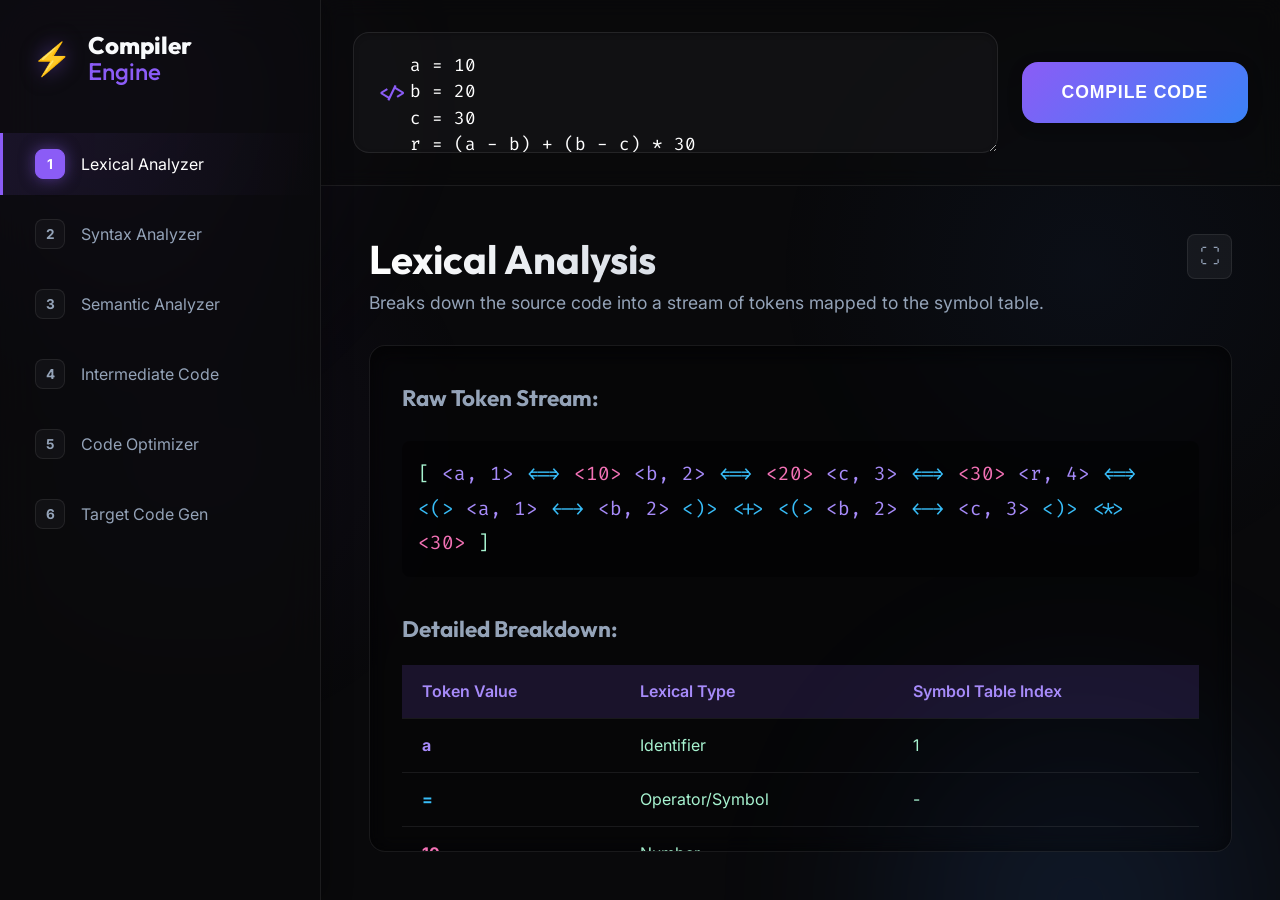
<file: index.html>
<!DOCTYPE html>
<html lang="en">
<head>
    <meta charset="UTF-8">
    <meta name="viewport" content="width=device-width, initial-scale=1.0">
    <title>Advanced Mini Compiler Dashboard</title>
    <link href="https://fonts.googleapis.com/css2?family=Inter:wght@400;600;800&family=Fira+Code:wght@400;600&family=Outfit:wght@500;700&display=swap" rel="stylesheet">
    <link rel="stylesheet" href="style.css">
</head>
<body>
    <div class="background-effects">
        <div class="glow-blob"></div>
        <div class="glow-blob blob-2"></div>
    </div>

    <div class="app-layout">
        <!-- Sidebar Navigation -->
        <nav class="sidebar">
            <div class="logo">
                <span class="logo-icon">⚡</span>
                <h1>Compiler<br><span class="accent">Engine</span></h1>
            </div>
            
            <ul class="nav-list" id="navList">
                <li data-target="view-1" class="active">
                    <div class="nav-indicator">1</div>
                    <span>Lexical Analyzer</span>
                </li>
                <li data-target="view-2">
                    <div class="nav-indicator">2</div>
                    <span>Syntax Analyzer</span>
                </li>
                <li data-target="view-3">
                    <div class="nav-indicator">3</div>
                    <span>Semantic Analyzer</span>
                </li>
                <li data-target="view-4">
                    <div class="nav-indicator">4</div>
                    <span>Intermediate Code</span>
                </li>
                <li data-target="view-5">
                    <div class="nav-indicator">5</div>
                    <span>Code Optimizer</span>
                </li>
                <li data-target="view-6">
                    <div class="nav-indicator">6</div>
                    <span>Target Code Gen</span>
                </li>
            </ul>
        </nav>

        <!-- Main Content Area -->
        <main class="content-area">
            <!-- Top Input Bar -->
            <div class="topbar">
                <div class="input-wrapper">
                    <div class="code-icon">&lt;/&gt;</div>
                    <textarea id="sourceCode" rows="3" spellcheck="false" placeholder="Enter source code here... e.g.
a = 10
b = 20
r = a + b">a = 10
b = 20
c = 30
r = (a - b) + (b - c) * 30</textarea>
                </div>
                <button id="compileBtn" class="btn-primary">
                    <span class="btn-text">Compile Code</span>
                    <span class="btn-glow"></span>
                </button>
            </div>

            <!-- Views Container -->
            <div class="views-container">
                <!-- View 1: Lexical -->
                <div id="view-1" class="phase-view active-view">
                    <div class="view-header">
                        <div class="header-title">
                            <h2>Lexical Analysis</h2>
                            <p>Breaks down the source code into a stream of tokens mapped to the symbol table.</p>
                        </div>
                        <div class="header-controls">
                            <button class="control-btn fullscreen-btn" title="Toggle Fullscreen">⛶</button>
                        </div>
                    </div>
                    <div class="output-box code-font" id="lexicalOut">Waiting for compilation...</div>
                </div>

                <!-- View 2: Syntax -->
                <div id="view-2" class="phase-view">
                    <div class="view-header">
                        <div class="header-title">
                            <h2>Syntax Analysis (AST)</h2>
                            <p>Constructs an Abstract Syntax Tree verifying the grammatical structure.</p>
                        </div>
                        <div class="header-controls">
                            <button class="control-btn zoom-out-btn" title="Zoom Out" data-target="syntaxOut">➖</button>
                            <button class="control-btn zoom-in-btn" title="Zoom In" data-target="syntaxOut">➕</button>
                            <button class="control-btn fullscreen-btn" title="Toggle Fullscreen">⛶</button>
                        </div>
                    </div>
                    <div class="tree-scroll-container">
                        <div class="tree" id="syntaxOut"></div>
                    </div>
                </div>

                <!-- View 3: Semantic -->
                <div id="view-3" class="phase-view">
                    <div class="view-header">
                        <div class="header-title">
                            <h2>Semantic Analysis</h2>
                            <p>Checks for type consistency and annotates the AST with implicit type conversions.</p>
                        </div>
                        <div class="header-controls">
                            <button class="control-btn zoom-out-btn" title="Zoom Out" data-target="semanticOut">➖</button>
                            <button class="control-btn zoom-in-btn" title="Zoom In" data-target="semanticOut">➕</button>
                            <button class="control-btn fullscreen-btn" title="Toggle Fullscreen">⛶</button>
                        </div>
                    </div>
                    <div class="tree-scroll-container">
                        <div class="tree" id="semanticOut"></div>
                    </div>
                </div>

                <!-- View 4: ICG -->
                <div id="view-4" class="phase-view">
                    <div class="view-header">
                        <div class="header-title">
                            <h2>Intermediate Code Generation</h2>
                            <p>Generates platform-independent Three-Address Code (TAC) using temporaries.</p>
                        </div>
                        <div class="header-controls">
                            <button class="control-btn fullscreen-btn" title="Toggle Fullscreen">⛶</button>
                        </div>
                    </div>
                    <div class="output-box code-font" id="icgOut"></div>
                </div>

                <!-- View 5: Optimization -->
                <div id="view-5" class="phase-view">
                    <div class="view-header">
                        <div class="header-title">
                            <h2>Code Optimization</h2>
                            <p>Performs constant folding and redundant expression elimination on the TAC.</p>
                        </div>
                        <div class="header-controls">
                            <button class="control-btn fullscreen-btn" title="Toggle Fullscreen">⛶</button>
                        </div>
                    </div>
                    <div class="output-box code-font" id="optOut"></div>
                </div>

                <!-- View 6: Target Code -->
                <div id="view-6" class="phase-view">
                    <div class="view-header">
                        <div class="header-title">
                            <h2>Target Code Generation</h2>
                            <p>Translates the optimized TAC into machine-level Assembly instructions utilizing registers.</p>
                        </div>
                        <div class="header-controls">
                            <button class="control-btn fullscreen-btn" title="Toggle Fullscreen">⛶</button>
                        </div>
                    </div>
                    <div class="output-box code-font" id="targetOut"></div>
                </div>
            </div>
        </main>
    </div>

    <script src="script.js"></script>
</body>
</html>
</file>
<file: style.css>
:root {
    --bg-base: #09090b;
    --bg-panel: rgba(24, 24, 27, 0.6);
    --bg-panel-hover: rgba(39, 39, 42, 0.8);
    --text-main: #f8fafc;
    --text-muted: #94a3b8;
    --primary: #8b5cf6;
    --primary-glow: rgba(139, 92, 246, 0.5);
    --secondary: #3b82f6;
    --accent: #10b981;
    --border: rgba(255, 255, 255, 0.08);
    --sidebar-width: 320px;
}

body {
    margin: 0;
    padding: 0;
    font-family: 'Inter', sans-serif;
    background-color: var(--bg-base);
    color: var(--text-main);
    min-height: 100vh;
    overflow: hidden;
}

.code-font {
    font-family: 'Fira Code', monospace;
}

/* Background Effects */
.background-effects {
    position: fixed;
    top: 0; left: 0; right: 0; bottom: 0;
    z-index: -1;
    overflow: hidden;
    background-image: 
        radial-gradient(circle at 15% 50%, rgba(139, 92, 246, 0.05), transparent 25%),
        radial-gradient(circle at 85% 30%, rgba(59, 130, 246, 0.05), transparent 25%);
}

.glow-blob {
    position: absolute;
    width: 600px;
    height: 600px;
    background: radial-gradient(circle, rgba(139, 92, 246, 0.15) 0%, transparent 70%);
    border-radius: 50%;
    top: -200px;
    left: -200px;
    filter: blur(60px);
    animation: float 20s ease-in-out infinite alternate;
}

.blob-2 {
    background: radial-gradient(circle, rgba(59, 130, 246, 0.15) 0%, transparent 70%);
    top: auto;
    bottom: -300px;
    left: auto;
    right: -100px;
    animation-delay: -10s;
}

@keyframes float {
    0% { transform: translate(0, 0) scale(1); }
    100% { transform: translate(100px, 50px) scale(1.1); }
}

/* Layout */
.app-layout {
    display: flex;
    height: 100vh;
}

/* Sidebar */
.sidebar {
    width: var(--sidebar-width);
    background: rgba(10, 10, 12, 0.7);
    backdrop-filter: blur(20px);
    border-right: 1px solid var(--border);
    display: flex;
    flex-direction: column;
    padding: 2rem 0;
    box-shadow: 5px 0 25px rgba(0,0,0,0.3);
    z-index: 10;
}

.logo {
    display: flex;
    align-items: center;
    gap: 1rem;
    padding: 0 2rem;
    margin-bottom: 3rem;
}

.logo-icon {
    font-size: 2rem;
    filter: drop-shadow(0 0 10px var(--primary-glow));
}

.logo h1 {
    font-family: 'Outfit', sans-serif;
    font-size: 1.5rem;
    line-height: 1.1;
    margin: 0;
    font-weight: 800;
}

.logo .accent {
    color: var(--primary);
    font-weight: 500;
}

.nav-list {
    list-style: none;
    padding: 0;
    margin: 0;
    display: flex;
    flex-direction: column;
    gap: 0.5rem;
}

.nav-list li {
    padding: 1rem 2rem;
    display: flex;
    align-items: center;
    gap: 1rem;
    cursor: pointer;
    transition: all 0.3s ease;
    border-left: 3px solid transparent;
    color: var(--text-muted);
}

.nav-indicator {
    width: 28px;
    height: 28px;
    border-radius: 8px;
    background: var(--bg-panel);
    display: flex;
    align-items: center;
    justify-content: center;
    font-size: 0.85rem;
    font-weight: bold;
    border: 1px solid var(--border);
    transition: all 0.3s;
}

.nav-list li:hover {
    background: linear-gradient(90deg, rgba(255,255,255,0.03) 0%, transparent 100%);
    color: var(--text-main);
}

.nav-list li.active {
    background: linear-gradient(90deg, rgba(139, 92, 246, 0.1) 0%, transparent 100%);
    border-left-color: var(--primary);
    color: white;
}

.nav-list li.active .nav-indicator {
    background: var(--primary);
    border-color: var(--primary);
    color: white;
    box-shadow: 0 0 15px var(--primary-glow);
}

/* Main Content */
.content-area {
    flex: 1;
    display: flex;
    flex-direction: column;
    position: relative;
}

.topbar {
    padding: 2rem;
    display: flex;
    gap: 1.5rem;
    align-items: center;
    border-bottom: 1px solid var(--border);
    background: rgba(10, 10, 12, 0.4);
    backdrop-filter: blur(10px);
    z-index: 5;
}

.input-wrapper {
    flex: 1;
    position: relative;
    display: flex;
    align-items: center;
}

.code-icon {
    position: absolute;
    left: 1.5rem;
    color: var(--primary);
    font-family: 'Fira Code', monospace;
    font-weight: bold;
}

#sourceCode {
    width: 100%;
    background: var(--bg-panel);
    border: 1px solid var(--border);
    padding: 1.25rem 1.5rem 1.25rem 3.5rem;
    border-radius: 1rem;
    color: white;
    font-size: 1.1rem;
    font-family: 'Fira Code', monospace;
    outline: none;
    transition: all 0.3s;
    box-shadow: inset 0 2px 5px rgba(0,0,0,0.2);
    resize: vertical;
    min-height: 60px;
    line-height: 1.5;
}

#sourceCode:focus {
    border-color: var(--primary);
    background: rgba(24, 24, 27, 0.9);
    box-shadow: 0 0 0 3px rgba(139, 92, 246, 0.15), inset 0 2px 5px rgba(0,0,0,0.2);
}

.btn-primary {
    position: relative;
    background: linear-gradient(135deg, #8b5cf6, #3b82f6);
    border: none;
    padding: 1.25rem 2.5rem;
    border-radius: 1rem;
    color: white;
    font-weight: 700;
    font-size: 1.1rem;
    cursor: pointer;
    overflow: hidden;
    transition: transform 0.2s;
    text-transform: uppercase;
    letter-spacing: 0.05em;
    box-shadow: 0 4px 15px rgba(0,0,0,0.2);
}

.btn-primary:hover {
    transform: translateY(-2px);
}

.btn-primary:active {
    transform: translateY(1px);
}

.btn-glow {
    position: absolute;
    top: 0; left: -100%;
    width: 50%; height: 100%;
    background: linear-gradient(90deg, transparent, rgba(255,255,255,0.4), transparent);
    animation: shine 3s infinite;
}

@keyframes shine {
    0% { left: -100%; }
    20% { left: 200%; }
    100% { left: 200%; }
}

/* Views */
.views-container {
    flex: 1;
    position: relative;
    padding: 3rem;
    overflow-y: auto;
}

.phase-view {
    position: absolute;
    top: 3rem; left: 3rem; right: 3rem; bottom: 3rem;
    opacity: 0;
    visibility: hidden;
    transform: translateY(20px);
    transition: all 0.4s cubic-bezier(0.4, 0, 0.2, 1);
    display: flex;
    flex-direction: column;
}

.phase-view.active-view {
    opacity: 1;
    visibility: visible;
    transform: translateY(0);
    z-index: 2;
}

/* Fullscreen mode */
.phase-view.is-fullscreen {
    position: fixed;
    top: 0; left: 0; right: 0; bottom: 0;
    width: 100vw;
    height: 100vh;
    background: rgba(9, 9, 11, 0.95);
    backdrop-filter: blur(20px);
    z-index: 9999;
    padding: 4rem;
    box-sizing: border-box;
    transform: none !important;
}

.view-header {
    margin-bottom: 2rem;
    display: flex;
    justify-content: space-between;
    align-items: flex-start;
}

.header-title {
    flex: 1;
}

.view-header h2 {
    font-family: 'Outfit', sans-serif;
    font-size: 2.5rem;
    margin: 0 0 0.5rem 0;
    background: linear-gradient(to right, #fff, #94a3b8);
    -webkit-background-clip: text;
    -webkit-text-fill-color: transparent;
}

.view-header p {
    color: var(--text-muted);
    font-size: 1.1rem;
    margin: 0;
}

.header-controls {
    display: flex;
    gap: 0.5rem;
}

.control-btn {
    background: rgba(255,255,255,0.05);
    border: 1px solid var(--border);
    color: var(--text-muted);
    font-size: 1.25rem;
    width: 45px;
    height: 45px;
    border-radius: 8px;
    cursor: pointer;
    display: flex;
    align-items: center;
    justify-content: center;
    transition: all 0.3s;
}

.control-btn:hover {
    background: var(--primary);
    color: white;
    transform: scale(1.05);
}

.output-box {
    flex: 1;
    background: rgba(0, 0, 0, 0.3);
    border: 1px solid var(--border);
    border-radius: 1rem;
    padding: 2rem;
    font-size: 1.2rem;
    line-height: 1.8;
    color: #a7f3d0;
    overflow-y: auto;
    box-shadow: inset 0 5px 20px rgba(0,0,0,0.5);
    backdrop-filter: blur(10px);
}

.tree-scroll-container {
    flex: 1;
    background: rgba(0, 0, 0, 0.3);
    border: 1px solid var(--border);
    border-radius: 1rem;
    overflow: auto;
    padding: 2rem;
    box-shadow: inset 0 5px 20px rgba(0,0,0,0.5);
}

/* Lexical Table */
.token-table {
    width: 100%;
    border-collapse: collapse;
    margin-top: 1rem;
    font-family: 'Inter', sans-serif;
    font-size: 1rem;
}

.token-table th, .token-table td {
    padding: 12px 20px;
    text-align: left;
    border-bottom: 1px solid var(--border);
}

.token-table th {
    background: rgba(139, 92, 246, 0.15);
    color: #a78bfa;
    font-weight: 600;
}

.token-table tr:hover {
    background: rgba(255,255,255,0.03);
}

/* Tree Styles Adapted for Dark Theme */
.tree {
    display: flex;
    justify-content: center;
    min-width: max-content;
    transform-origin: top center;
    transition: transform 0.3s ease;
}

.tree ul {
    padding-top: 30px; position: relative;
    display: flex;
    margin: 0; padding-left: 0;
}

.tree li {
    float: left; text-align: center;
    list-style-type: none;
    position: relative;
    padding: 30px 15px 0 15px;
}

.tree li::before, .tree li::after {
    content: '';
    position: absolute; top: 0; right: 50%;
    border-top: 2px solid #4f46e5;
    width: 50%; height: 30px;
}
.tree li::after {
    right: auto; left: 50%;
    border-left: 2px solid #4f46e5;
}
.tree li:only-child::after, .tree li:only-child::before { display: none; }
.tree li:only-child { padding-top: 0; }
.tree li:first-child::before, .tree li:last-child::after { border: 0 none; }
.tree li:last-child::before {
    border-right: 2px solid #4f46e5;
    border-radius: 0 8px 0 0;
}
.tree li:first-child::after { border-radius: 8px 0 0 0; }
.tree ul ul::before {
    content: '';
    position: absolute; top: 0; left: 50%;
    border-left: 2px solid #4f46e5;
    width: 0; height: 30px;
}

.tree li a {
    border: 1px solid rgba(139, 92, 246, 0.3);
    padding: 12px 20px;
    text-decoration: none;
    color: white;
    font-family: 'Fira Code', monospace;
    font-size: 1.1rem;
    display: inline-block;
    border-radius: 12px;
    background: rgba(30, 30, 36, 0.8);
    backdrop-filter: blur(5px);
    box-shadow: 0 4px 15px rgba(0,0,0,0.4);
    transition: all 0.3s ease;
    position: relative;
    z-index: 1;
}

.tree li a:hover {
    background: var(--primary);
    border-color: #a78bfa;
    transform: scale(1.1) translateY(-5px);
    box-shadow: 0 10px 25px var(--primary-glow);
    z-index: 2;
}

.error-text {
    color: #ef4444;
    font-weight: bold;
}
</file>
